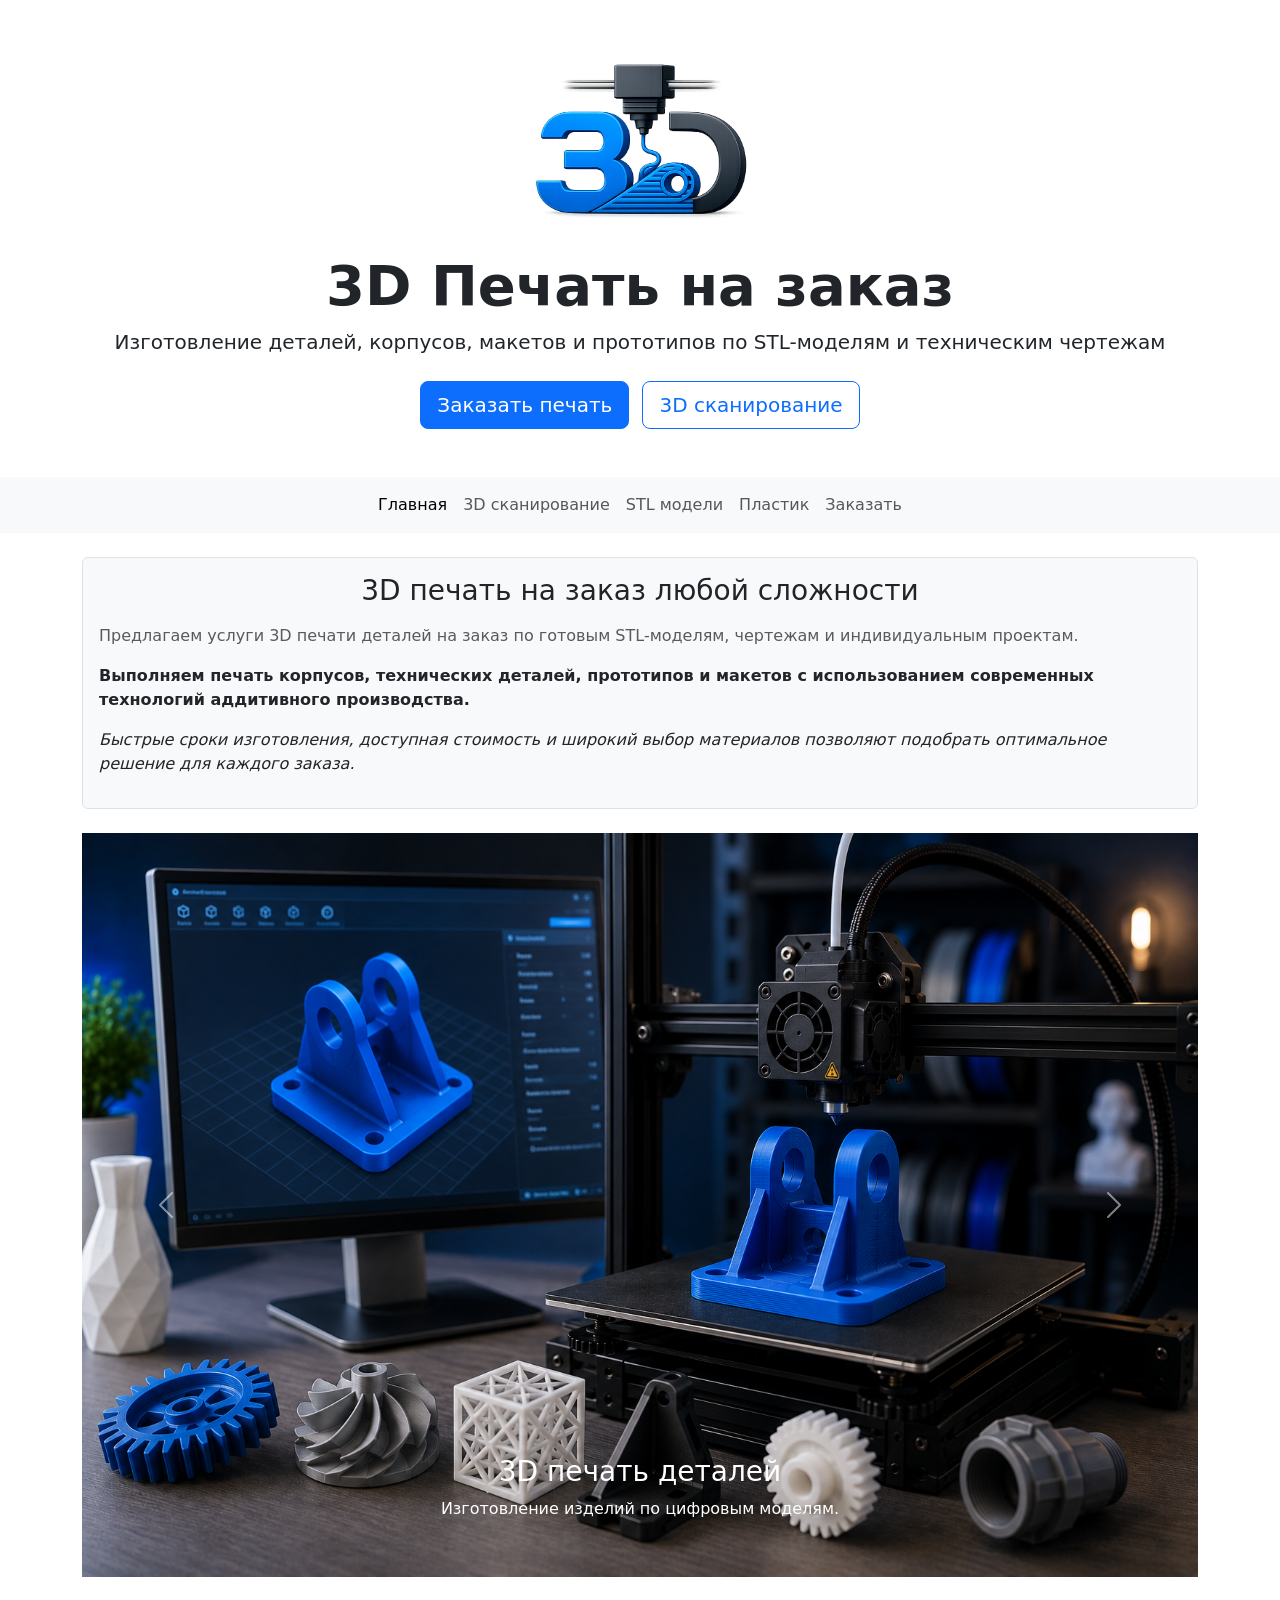
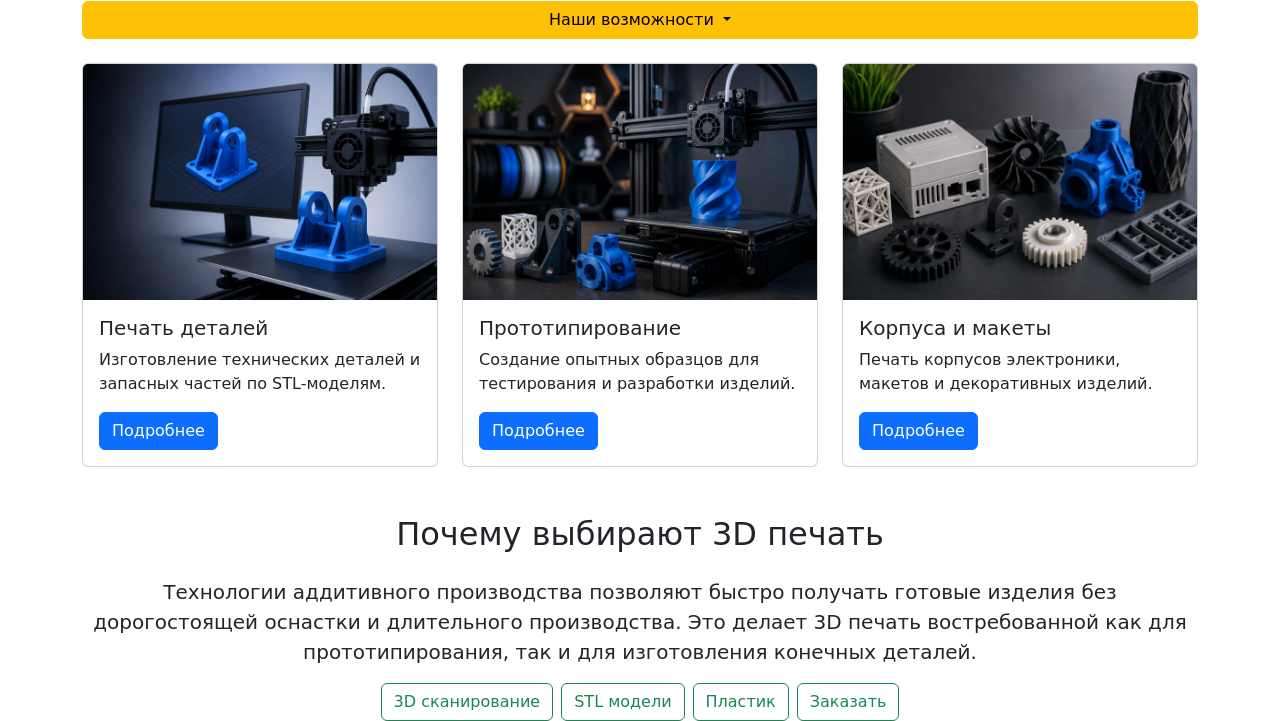
<file: index.html>
<!DOCTYPE html>
<html lang="en">

<head>
    <meta charset="UTF-8">
    <meta name="viewport" content="width=device-width, initial-scale=1.0">
    <title>3D печать на заказ | Изготовление деталей и прототипов</title>
    <link href="https://cdn.jsdelivr.net/npm/bootstrap@5.3.8/dist/css/bootstrap.min.css" rel="stylesheet"
        integrity="sha384-sRIl4kxILFvY47J16cr9ZwB07vP4J8+LH7qKQnuqkuIAvNWLzeN8tE5YBujZqJLB" crossorigin="anonymous">
    <link rel="stylesheet" href="https://cdn.jsdelivr.net/npm/bootstrap-icons@1.11.3/font/bootstrap-icons.min.css">
    <link rel="stylesheet" href="css/style.css">
</head>

<body>
    <div class="container text-center mt-5">

        <img src="img/logo_.png" class="img-fluid mb-4" style="max-height: 180px;" alt="Логотип">

        <h1 class="display-4 fw-bold">
            3D Печать на заказ
        </h1>

        <p class="lead">
            Изготовление деталей, корпусов, макетов и прототипов
            по STL-моделям и техническим чертежам
        </p>

        <div class="mt-4">
            <a href="order-3d-printing.html" class="btn btn-primary btn-lg me-2">
                Заказать печать
            </a>

            <a href="3d-scanning.html" class="btn btn-outline-primary btn-lg">
                3D сканирование
            </a>
        </div>

    </div>
    <nav class="navbar navbar-expand-lg navbar-light bg-light mt-5">
        <div class="container">

            <button class="navbar-toggler" type="button" data-bs-toggle="collapse" data-bs-target="#navbarNav">
                <span class="navbar-toggler-icon"></span>
            </button>

            <div class="collapse navbar-collapse justify-content-center" id="navbarNav">

                <ul class="navbar-nav">

                    <li class="nav-item">
                        <a class="nav-link active" href="index.html">
                            Главная
                        </a>
                    </li>

                    <li class="nav-item">
                        <a class="nav-link" href="3d-scanning.html">
                            3D сканирование
                        </a>
                    </li>

                    <li class="nav-item">
                        <a class="nav-link" href="stl-models.html">
                            STL модели
                        </a>
                    </li>

                    <li class="nav-item">
                        <a class="nav-link" href="filament-materials.html">
                            Пластик
                        </a>
                    </li>

                    <li class="nav-item">
                        <a class="nav-link" href="order-3d-printing.html">
                            Заказать
                        </a>
                    </li>

                </ul>

            </div>

        </div>
    </nav>
    <div class="container mt-4">
        <div class="container-fluid px-0">
            <div class="p-3 bg-light border rounded">
                <h3 class="mb-3 text-center">
                    3D печать на заказ любой сложности
                </h3>

                <p class="text-muted">
                    Предлагаем услуги 3D печати деталей на заказ по готовым STL-моделям,
                    чертежам и индивидуальным проектам.
                </p>

                <p class="fw-bold">
                    Выполняем печать корпусов, технических деталей,
                    прототипов и макетов с использованием современных
                    технологий аддитивного производства.
                </p>

                <p class="fst-italic">
                    Быстрые сроки изготовления, доступная стоимость и широкий
                    выбор материалов позволяют подобрать оптимальное решение
                    для каждого заказа.
                </p>
            </div>
        </div>
    </div>
    <div class="container mt-4">
        <div id="carouselExample" class="carousel slide">
            <div class="carousel-inner">
                <div class="carousel-item active">
                    <img src="img/Карусель/Karusel_1.png" class="d-block w-100" alt="...">
                    <div class="carousel-caption d-none d-md-block">
                        <h3>3D печать деталей</h3>
                        <p>
                            Изготовление изделий по цифровым моделям.
                        </p>
                    </div>
                </div>
                <div class="carousel-item">
                    <img src="img/Карусель/Karusel_2.png" class="d-block w-100" alt="...">
                    <div class="carousel-caption d-none d-md-block">
                        <h3>Быстрое прототипирование</h3>
                        <p>
                            Создание опытных образцов для проверки конструкции.
                        </p>
                    </div>
                </div>
                <div class="carousel-item">
                    <img src="img/Карусель/Karusel_3.png" class="d-block w-100" alt="...">
                    <div class="carousel-caption d-none d-md-block">
                        <h3>Готовые изделия</h3>
                        <p>
                            Печать корпусов, макетов и технических деталей.
                        </p>
                    </div>
                </div>
            </div>
            <button class="carousel-control-prev" type="button" data-bs-target="#carouselExample" data-bs-slide="prev">
                <span class="carousel-control-prev-icon"></span>
                <span class="visually-hidden">Previous</span>
            </button>
            <button class="carousel-control-next" type="button" data-bs-target="#carouselExample" data-bs-slide="next">
                <span class="carousel-control-next-icon"></span>
                <span class="visually-hidden">Next</span>
            </button>
        </div>
    </div>
    <!-- ВЫПАДАЮЩЕЕ ОКНО НА ВСЮ ШИРИНУ -->
    <div class="container mt-4">
        <div class="dropdown w-100 mt-4">
            <button class="btn btn-warning dropdown-toggle w-100" type="button" data-bs-toggle="dropdown">
                Наши возможности
            </button>
            <div class="dropdown-menu w-100 p-3">
                <p class="mb-2 fw-bold">
                    Доступные услуги:
                </p>

                <ul>
                    <li>3D печать деталей на заказ</li>
                    <li>Быстрое прототипирование</li>
                    <li>Изготовление корпусов</li>
                    <li>Печать макетов</li>
                    <li>Подготовка моделей к печати</li>
                </ul>

                <p>
                    Работаем с PLA, PETG и ABS пластиком.
                </p>

                <p>
                    Изготавливаем изделия от одного экземпляра.
                </p>

                <h3>
                    Современные технологии цифрового производства
                </h3>
            </div>
        </div>
    </div>

    <!--карточки-->
    <div class="container mt-4">
        <div class="row g-4"> <!-- g-4 создает отступы между карточками -->

            <!-- Первая карточка -->
            <div class="col-12 col-md-6 col-lg-4">
                <div class="card h-100">
                    <img src="img/index_img/1_print.png" class="card-img-top" alt="...">
                    <div class="card-body">
                        <h5 class="card-title">
                            Печать деталей
                        </h5>

                        <p class="card-text">
                            Изготовление технических деталей и запасных частей по STL-моделям.
                        </p>
                        <a href="#" class="btn btn-primary">Подробнее</a>
                    </div>
                </div>
            </div>

            <!-- Вторая карточка -->
            <div class="col-12 col-md-6 col-lg-4">
                <div class="card h-100">
                    <img src="img/index_img/2_print.png" class="card-img-top" alt="...">
                    <div class="card-body">
                        <h5 class="card-title">
                            Прототипирование
                        </h5>
                        <p class="card-text">
                            Создание опытных образцов для тестирования и разработки изделий.
                        </p>
                        <a href="#" class="btn btn-primary">Подробнее</a>
                    </div>
                </div>
            </div>

            <!-- Третья карточка -->
            <div class="col-12 col-md-6 col-lg-4">
                <div class="card h-100">
                    <img src="img/index_img/3_print.png" class="card-img-top" alt="...">
                    <div class="card-body">
                        <h5 class="card-title">
                            Корпуса и макеты
                        </h5>

                        <p class="card-text">
                            Печать корпусов электроники, макетов и декоративных изделий.
                        </p>
                        <a href="#" class="btn btn-primary">Подробнее</a>
                    </div>
                </div>
            </div>

        </div>
    </div>
    <div class="container mt-5">
        <h2 class="text-center mb-4">
            Почему выбирают 3D печать
        </h2>
        <p class="text-center fs-5">
            Технологии аддитивного производства позволяют быстро получать
            готовые изделия без дорогостоящей оснастки и длительного производства.
            Это делает 3D печать востребованной как для прототипирования,
            так и для изготовления конечных деталей.
        </p>
        
            <div class="d-flex justify-content-center gap-2 flex-wrap mt-3">

                <a href="3d-scanning.html" class="btn btn-outline-success">
                    3D сканирование
                </a>

                <a href="stl-models.html" class="btn btn-outline-success">
                    STL модели
                </a>

                <a href="filament-materials.html" class="btn btn-outline-success">
                    Пластик
                </a>

                <a href="order-3d-printing.html" class="btn btn-outline-success">
                    Заказать
                </a>

            </div>

        </div>

        <!-- Кнопка "Наверх" -->
        <button type="button" class="btn btn-primary btn-lg rounded-circle" id="btn-back-to-top">
            <svg xmlns="http://www.w3.org/2000/svg" width="24" height="24" fill="currentColor" class="bi bi-arrow-up"
                viewBox="0 0 16 16">
                <path fill-rule="evenodd"
                    d="M8 15a.5.5 0 0 0 .5-.5V2.707l3.146 3.147a.5.5 0 0 0 .708-.708l-4-4a.5.5 0 0 0-.708 0l-4 4a.5.5 0 1 0 .708.708L7.5 2.707V14.5a.5.5 0 0 0 .5.5z" />
            </svg>
        </button>


        <script src="https://cdn.jsdelivr.net/npm/bootstrap@5.3.8/dist/js/bootstrap.bundle.min.js"
            integrity="sha384-FKyoEForCGlyvwx9Hj09JcYn3nv7wiPVlz7YYwJrWVcXK/BmnVDxM+D2scQbITxI"
            crossorigin="anonymous"></script>

        <!-- ВАШ JS файл (должен быть ПОСЛЕ Bootstrap) -->
        <script src="js/main.js"></script>
</body>


</html>
</file>
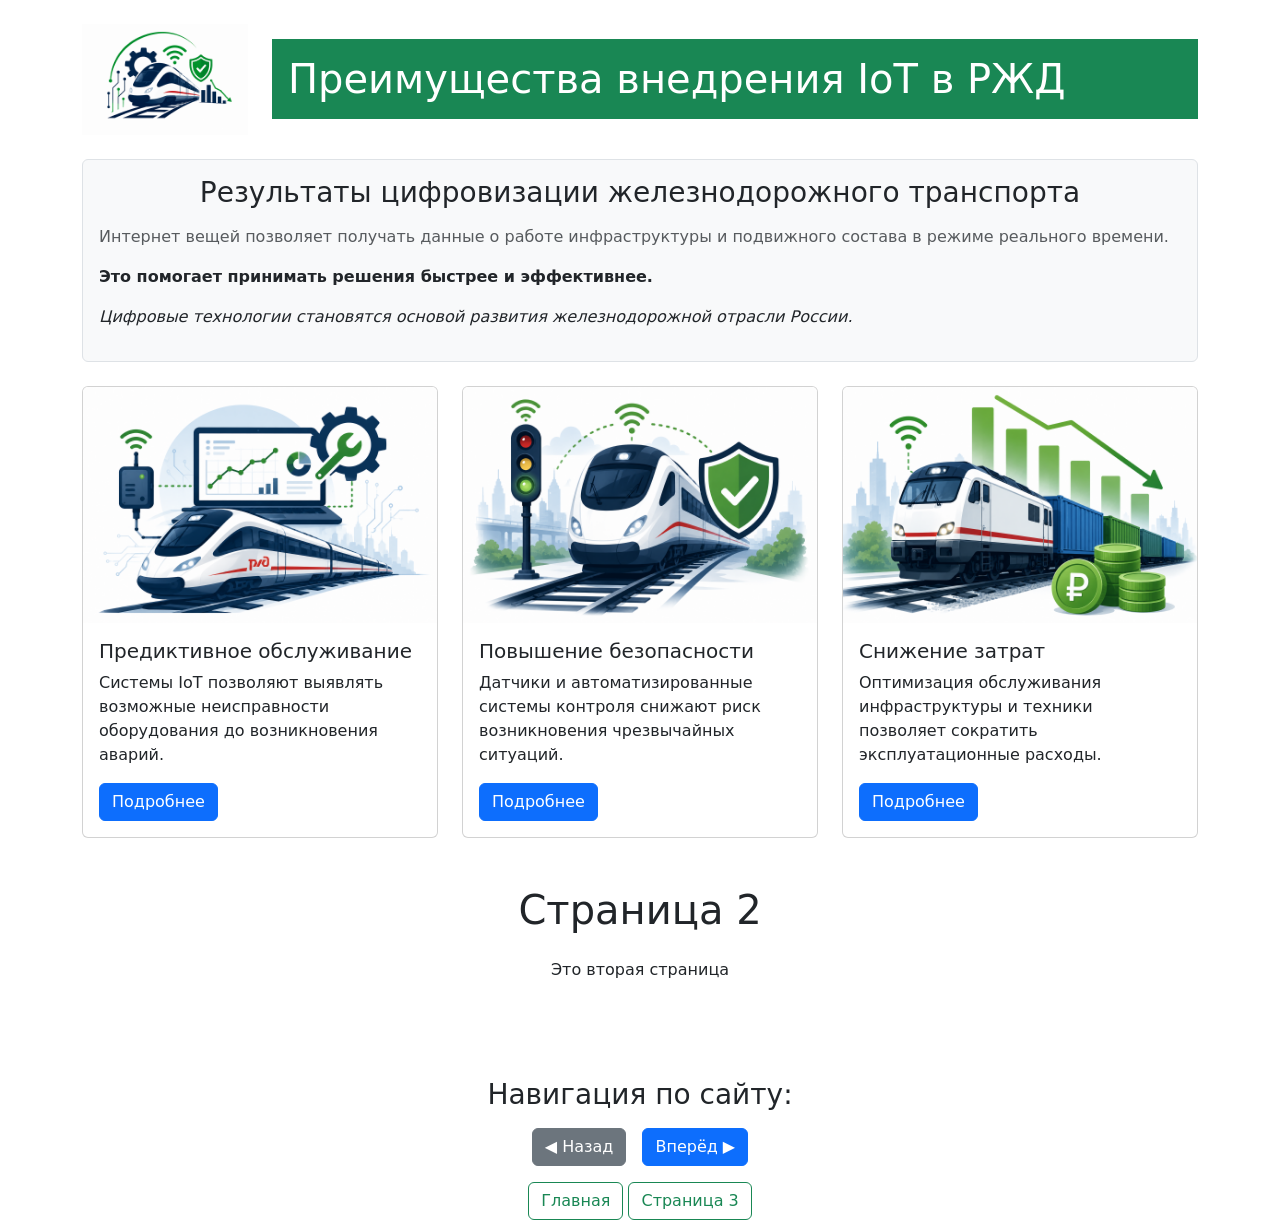
<file: 3d-printing.html>
<!DOCTYPE html>
<html lang="en">

<head>
    <meta charset="UTF-8">
    <meta name="viewport" content="width=device-width, initial-scale=1.0">
    <title>Document</title>
    <link href="https://cdn.jsdelivr.net/npm/bootstrap@5.3.8/dist/css/bootstrap.min.css" rel="stylesheet"
        integrity="sha384-sRIl4kxILFvY47J16cr9ZwB07vP4J8+LH7qKQnuqkuIAvNWLzeN8tE5YBujZqJLB" crossorigin="anonymous">
</head>

<body>
    <div class="container mt-4">
        <div class="row mt-3 align-items-center justify-content-center">
            <div class="col-lg-2 d-none d-lg-block"><img class="img-fluid" src="img/Logo/logo_2_final.png" alt=""></div>
            <div class="col-lg-10 col-md-12">
                <div class="d-flex align-items-center gap-3">
                    <h1 class="bg-success text-white p-3 fs-1 flex-grow-1 mb-0">Преимущества внедрения IoT в РЖД</h1>
                </div>
            </div>
        </div>
    </div>

    <div class="container mt-4">
        <div class="container-fluid px-0">
            <div class="p-3 bg-light border rounded">
                <h3 class="mb-3 text-center">Результаты цифровизации железнодорожного транспорта</h3>
                <p class="text-muted">
                    Интернет вещей позволяет получать данные о работе инфраструктуры и подвижного состава в режиме
                    реального времени.
                </p>
                <p class="fw-bold">
                    Это помогает принимать решения быстрее и эффективнее.
                </p>
                <p class="fst-italic">
                    Цифровые технологии становятся основой развития железнодорожной отрасли России.
                </p>
            </div>
        </div>
    </div>

    <!--карточки-->
    <div class="container mt-4">
        <div class="row g-4"> <!-- g-4 создает отступы между карточками -->

            <!-- Первая карточка -->
            <div class="col-12 col-md-6 col-lg-4">
                <div class="card h-100">
                    <img src="img/Logo/page_2_1_final.png" class="card-img-top" alt="...">
                    <div class="card-body">
                        <h5 class="card-title">Предиктивное обслуживание</h5>
                        <p class="card-text">Системы IoT позволяют выявлять возможные неисправности оборудования до
                            возникновения аварий.</p>
                        <!-- Button trigger modal -->
                        <button type="button" class="btn btn-primary" data-bs-toggle="modal"
                            data-bs-target="#exampleModal">
                            Подробнее
                        </button>
                    </div>
                </div>
            </div>

            <!-- Вторая карточка -->
            <div class="col-12 col-md-6 col-lg-4">
                <div class="card h-100">
                    <img src="img/Logo/page_2_2_final.png" class="card-img-top" alt="...">
                    <div class="card-body">
                        <h5 class="card-title">Повышение безопасности</h5>
                        <p class="card-text">Датчики и автоматизированные системы контроля снижают риск возникновения
                            чрезвычайных ситуаций.</p>
                        <!-- Button trigger modal -->
                        <button type="button" class="btn btn-primary" data-bs-toggle="modal"
                            data-bs-target="#exampleModal">
                            Подробнее
                        </button>
                    </div>
                </div>
            </div>

            <!-- Третья карточка -->
            <div class="col-12 col-md-6 col-lg-4">
                <div class="card h-100">
                    <img src="img/Logo/page_2_3_final.png" class="card-img-top" alt="...">
                    <div class="card-body">
                        <h5 class="card-title">Снижение затрат</h5>
                        <p class="card-text">Оптимизация обслуживания инфраструктуры и техники позволяет сократить
                            эксплуатационные расходы.</p>
                        <!-- Button trigger modal -->
                        <button type="button" class="btn btn-primary" data-bs-toggle="modal"
                            data-bs-target="#exampleModal">
                            Подробнее
                        </button>
                    </div>
                </div>

            </div>
        </div>
        <!-- Modal -->
        <div class="modal fade" id="exampleModal" tabindex="-1" aria-labelledby="exampleModalLabel" aria-hidden="true">
            <div class="modal-dialog">
                <div class="modal-content">
                    <div class="modal-header">
                        <h1 class="modal-title fs-5" id="exampleModalLabel">Подробнее о технологии</h1>
                        <button type="button" class="btn-close" data-bs-dismiss="modal" aria-label="Close"></button>
                    </div>
                    <div class="modal-body">
                        <p>
                            Интернет вещей (IoT) позволяет собирать данные с датчиков,
                            установленных на железнодорожной инфраструктуре и подвижном составе.
                        </p>

                        <p>
                            Полученная информация используется для анализа состояния оборудования,
                            прогнозирования неисправностей и повышения безопасности перевозок.
                        </p>

                        <p>
                            Благодаря цифровым технологиям РЖД может снижать затраты на обслуживание
                            и повышать эффективность работы всей транспортной системы.
                        </p>
                    </div>

                </div>
                <div class="modal-footer">
                    <button type="button" class="btn btn-secondary" data-bs-dismiss="modal">Закрыть</button>
                </div>
            </div>
        </div>
    </div>

    <div class="container mt-5">
        <h1 class="text-center mb-4">Страница 2</h1>
        <p class="text-center">Это вторая страница</p>

        <!-- Кнопки навигации внизу страницы -->
        <div class="text-center mt-5 pt-5">
            <h3>Навигация по сайту:</h3>
            <div class="d-flex justify-content-center gap-3 mt-3">
                <a href="page1.html" class="btn btn-secondary">◀ Назад</a>
                <a href="page3.html" class="btn btn-primary">Вперёд ▶</a>
            </div>
            <div class="mt-3">
                <a href="page1.html" class="btn btn-outline-success">Главная</a>
                <a href="page3.html" class="btn btn-outline-success">Страница 3</a>
            </div>
        </div>
    </div>
    <script src="https://cdn.jsdelivr.net/npm/bootstrap@5.3.8/dist/js/bootstrap.bundle.min.js"
        integrity="sha384-FKyoEForCGlyvwx9Hj09JcYn3nv7wiPVlz7YYwJrWVcXK/BmnVDxM+D2scQbITxI"
        crossorigin="anonymous"></script>

</body>


</html>
</file>
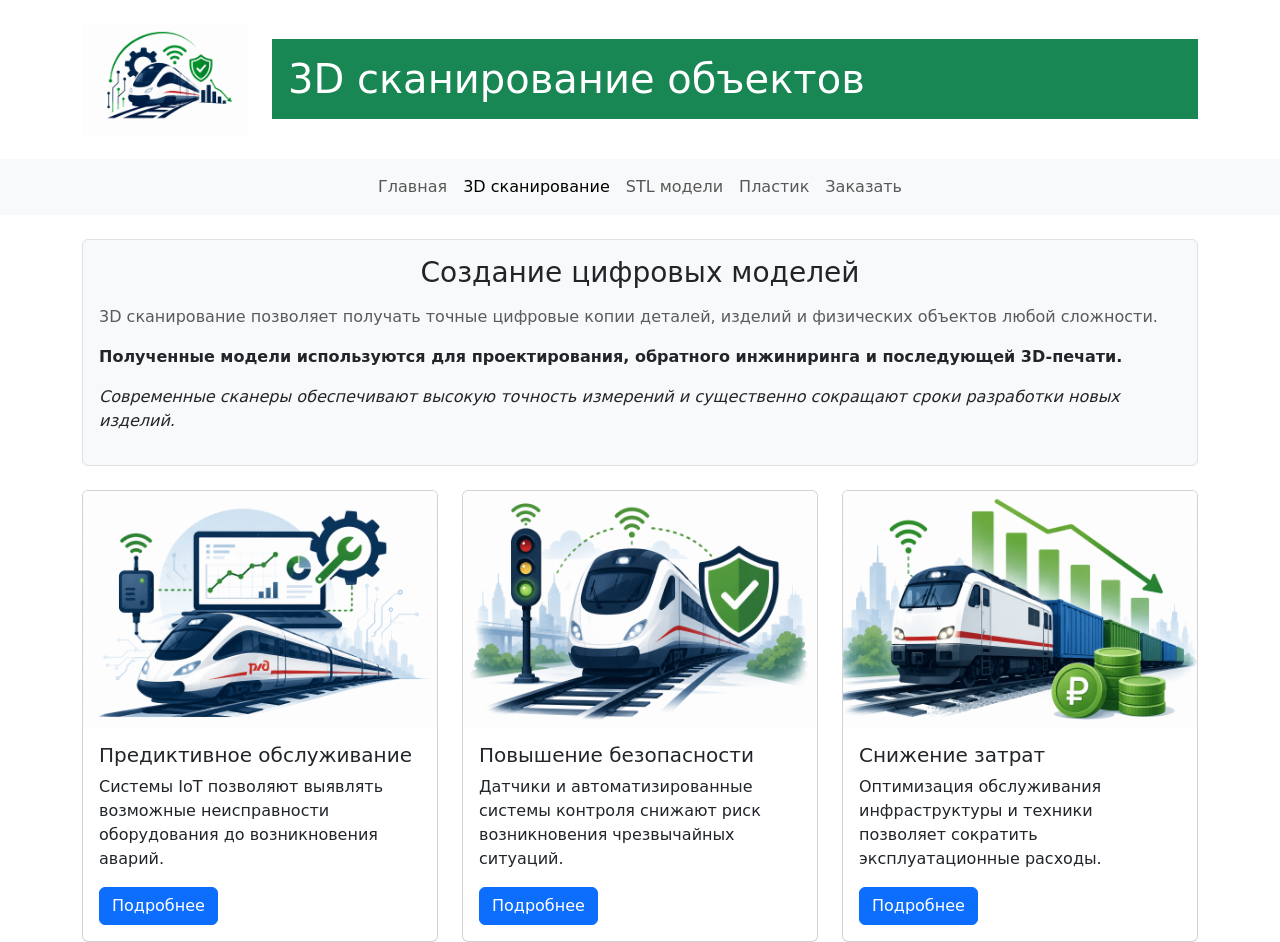
<file: 3d-scanning.html>
<!DOCTYPE html>
<html lang="en">

<head>
    <meta charset="UTF-8">
    <meta name="viewport" content="width=device-width, initial-scale=1.0">
    <title>3D сканирование</title>
    <link href="https://cdn.jsdelivr.net/npm/bootstrap@5.3.8/dist/css/bootstrap.min.css" rel="stylesheet"
        integrity="sha384-sRIl4kxILFvY47J16cr9ZwB07vP4J8+LH7qKQnuqkuIAvNWLzeN8tE5YBujZqJLB" crossorigin="anonymous">
</head>

<body>
    <div class="container mt-4">
        <div class="row mt-3 align-items-center justify-content-center">
            <div class="col-lg-2 d-none d-lg-block"><img class="img-fluid" src="img/Logo/logo_2_final.png" alt=""></div>
            <div class="col-lg-10 col-md-12">
                <div class="d-flex align-items-center gap-3">
                    <h1 class="bg-success text-white p-3 fs-1 flex-grow-1 mb-0">3D сканирование объектов</h1>
                </div>
            </div>
        </div>
    </div>
<nav class="navbar navbar-expand-lg navbar-light bg-light mt-4">
    <div class="container">

        <button class="navbar-toggler" type="button"
                data-bs-toggle="collapse"
                data-bs-target="#navbarNav">
            <span class="navbar-toggler-icon"></span>
        </button>

        <div class="collapse navbar-collapse justify-content-center" id="navbarNav">

            <ul class="navbar-nav">

                <li class="nav-item">
                    <a class="nav-link" href="index.html">
                        Главная
                    </a>
                </li>

                <li class="nav-item">
                    <a class="nav-link active" href="3d-scanning.html">
                        3D сканирование
                    </a>
                </li>

                <li class="nav-item">
                    <a class="nav-link" href="stl-models.html">
                        STL модели
                    </a>
                </li>

                <li class="nav-item">
                    <a class="nav-link" href="filament-materials.html">
                        Пластик
                    </a>
                </li>

                <li class="nav-item">
                    <a class="nav-link" href="order-3d-printing.html">
                        Заказать
                    </a>
                </li>

            </ul>

        </div>

    </div>
</nav>
    <div class="container mt-4">
        <div class="container-fluid px-0">
            <div class="p-3 bg-light border rounded">
                <h3 class="mb-3 text-center">
                    Создание цифровых моделей
                </h3>

                <p class="text-muted">
                    3D сканирование позволяет получать точные цифровые копии деталей,
                    изделий и физических объектов любой сложности.
                </p>

                <p class="fw-bold">
                    Полученные модели используются для проектирования,
                    обратного инжиниринга и последующей 3D-печати.
                </p>

                <p class="fst-italic">
                    Современные сканеры обеспечивают высокую точность измерений
                    и существенно сокращают сроки разработки новых изделий.
                </p>
            </div>
        </div>
    </div>

    <!--карточки-->
    <div class="container mt-4">
        <div class="row g-4"> <!-- g-4 создает отступы между карточками -->

            <!-- Первая карточка -->
            <div class="col-12 col-md-6 col-lg-4">
                <div class="card h-100">
                    <img src="img/Logo/page_2_1_final.png" class="card-img-top" alt="...">
                    <div class="card-body">
                        <h5 class="card-title">Предиктивное обслуживание</h5>
                        <p class="card-text">Системы IoT позволяют выявлять возможные неисправности оборудования до
                            возникновения аварий.</p>
                        <!-- Button trigger modal -->
                        <button type="button" class="btn btn-primary" data-bs-toggle="modal"
                            data-bs-target="#exampleModal">
                            Подробнее
                        </button>
                    </div>
                </div>
            </div>

            <!-- Вторая карточка -->
            <div class="col-12 col-md-6 col-lg-4">
                <div class="card h-100">
                    <img src="img/Logo/page_2_2_final.png" class="card-img-top" alt="...">
                    <div class="card-body">
                        <h5 class="card-title">Повышение безопасности</h5>
                        <p class="card-text">Датчики и автоматизированные системы контроля снижают риск возникновения
                            чрезвычайных ситуаций.</p>
                        <!-- Button trigger modal -->
                        <button type="button" class="btn btn-primary" data-bs-toggle="modal"
                            data-bs-target="#exampleModal">
                            Подробнее
                        </button>
                    </div>
                </div>
            </div>

            <!-- Третья карточка -->
            <div class="col-12 col-md-6 col-lg-4">
                <div class="card h-100">
                    <img src="img/Logo/page_2_3_final.png" class="card-img-top" alt="...">
                    <div class="card-body">
                        <h5 class="card-title">Снижение затрат</h5>
                        <p class="card-text">Оптимизация обслуживания инфраструктуры и техники позволяет сократить
                            эксплуатационные расходы.</p>
                        <!-- Button trigger modal -->
                        <button type="button" class="btn btn-primary" data-bs-toggle="modal"
                            data-bs-target="#exampleModal">
                            Подробнее
                        </button>
                    </div>
                </div>

            </div>
        </div>
        <!-- Modal -->
        <div class="modal fade" id="exampleModal" tabindex="-1" aria-labelledby="exampleModalLabel" aria-hidden="true">
            <div class="modal-dialog">
                <div class="modal-content">
                    <div class="modal-header">
                        <h1 class="modal-title fs-5" id="exampleModalLabel">Подробнее о технологии</h1>
                        <button type="button" class="btn-close" data-bs-dismiss="modal" aria-label="Close"></button>
                    </div>
                    <div class="modal-body">
                        <p>
                            Интернет вещей (IoT) позволяет собирать данные с датчиков,
                            установленных на железнодорожной инфраструктуре и подвижном составе.
                        </p>

                        <p>
                            Полученная информация используется для анализа состояния оборудования,
                            прогнозирования неисправностей и повышения безопасности перевозок.
                        </p>

                        <p>
                            Благодаря цифровым технологиям РЖД может снижать затраты на обслуживание
                            и повышать эффективность работы всей транспортной системы.
                        </p>
                    </div>

                </div>
                <div class="modal-footer">
                    <button type="button" class="btn btn-secondary" data-bs-dismiss="modal">Закрыть</button>
                </div>
            </div>
        </div>
    </div>
    </div>
    <script src="https://cdn.jsdelivr.net/npm/bootstrap@5.3.8/dist/js/bootstrap.bundle.min.js"
        integrity="sha384-FKyoEForCGlyvwx9Hj09JcYn3nv7wiPVlz7YYwJrWVcXK/BmnVDxM+D2scQbITxI"
        crossorigin="anonymous"></script>

</body>


</html>
</file>
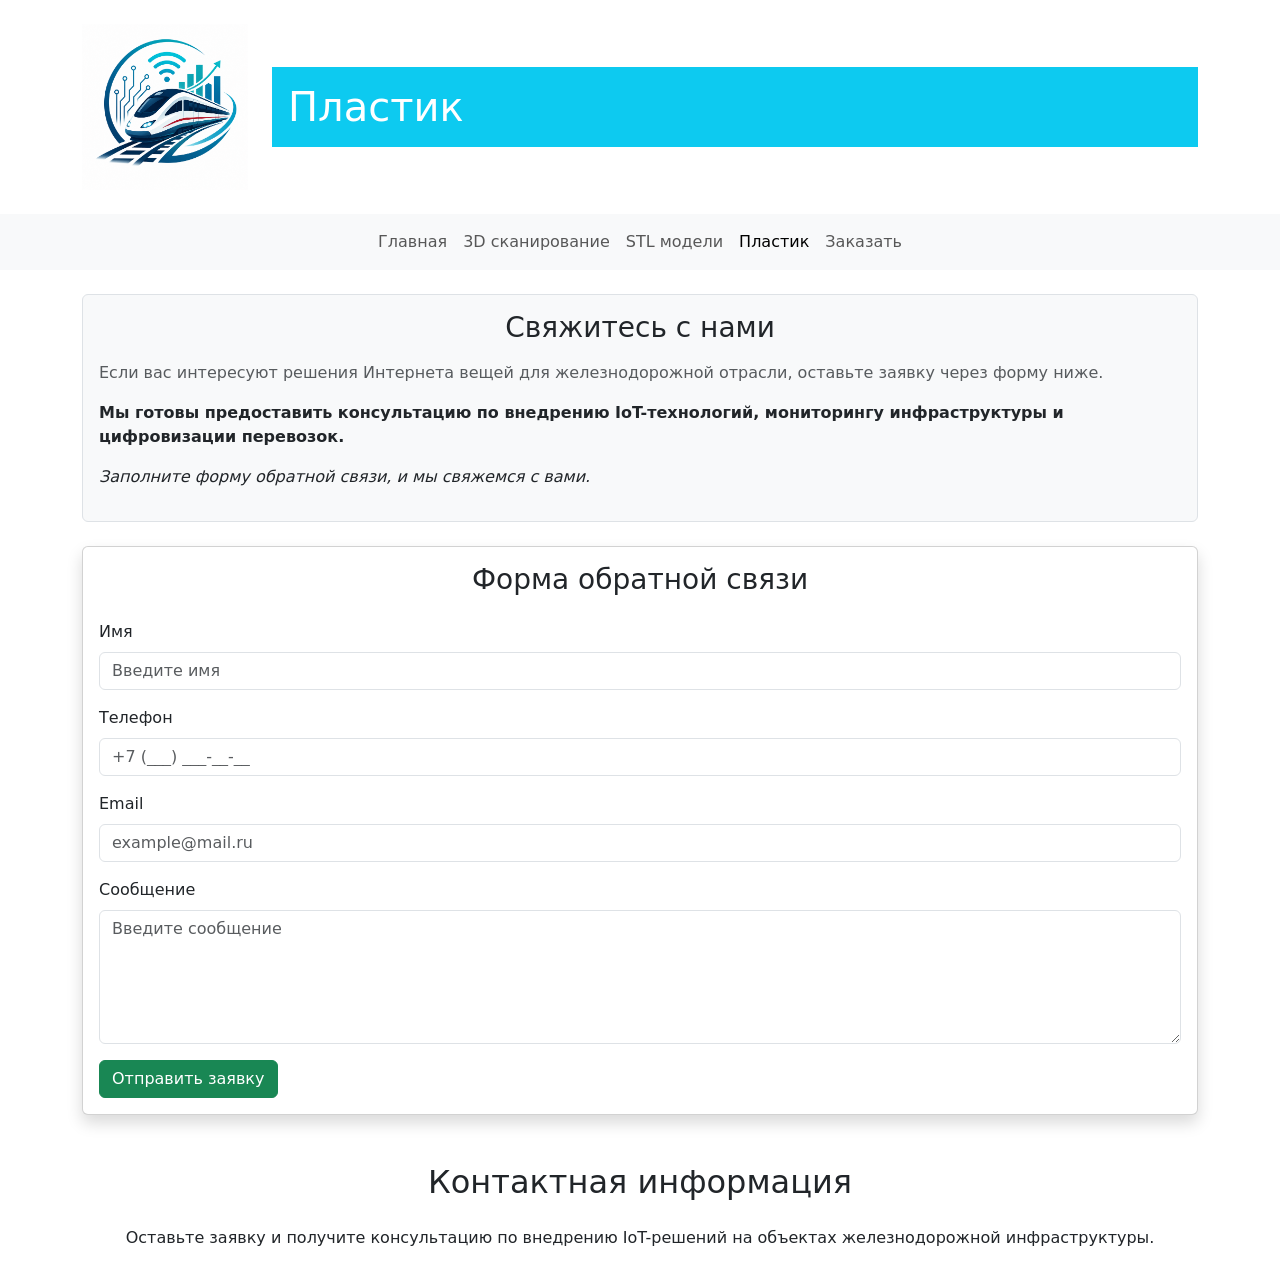
<file: filament-materials.html>
<!DOCTYPE html>
<html lang="en">

<head>
    <meta charset="UTF-8">
    <meta name="viewport" content="width=device-width, initial-scale=1.0">
    <title>Пластик</title>
    <link href="https://cdn.jsdelivr.net/npm/bootstrap@5.3.8/dist/css/bootstrap.min.css" rel="stylesheet"
        integrity="sha384-sRIl4kxILFvY47J16cr9ZwB07vP4J8+LH7qKQnuqkuIAvNWLzeN8tE5YBujZqJLB" crossorigin="anonymous">
</head>

<body>
    <div class="container mt-4">
        <div class="row mt-3 align-items-center justify-content-center">
            <div class="col-lg-2 d-none d-lg-block"><img class="img-fluid" src="img/Logo/logo_3_final.png" alt=""></div>
            <div class="col-lg-10 col-md-12">
                <div class="d-flex align-items-center gap-3">
                    <h1 class="bg-info text-white p-3 fs-1 flex-grow-1 mb-0">Пластик</h1>
                </div>
            </div>
        </div>
    </div>
<nav class="navbar navbar-expand-lg navbar-light bg-light mt-4">
    <div class="container">

        <button class="navbar-toggler" type="button"
                data-bs-toggle="collapse"
                data-bs-target="#navbarNav">
            <span class="navbar-toggler-icon"></span>
        </button>

        <div class="collapse navbar-collapse justify-content-center" id="navbarNav">

            <ul class="navbar-nav">

                <li class="nav-item">
                    <a class="nav-link" href="index.html">
                        Главная
                    </a>
                </li>

                <li class="nav-item">
                    <a class="nav-link" href="3d-scanning.html">
                        3D сканирование
                    </a>
                </li>

                <li class="nav-item">
                    <a class="nav-link" href="stl-models.html">
                        STL модели
                    </a>
                </li>

                <li class="nav-item">
                    <a class="nav-link active" href="filament-materials.html">
                        Пластик
                    </a>
                </li>

                <li class="nav-item">
                    <a class="nav-link" href="order-3d-printing.html">
                        Заказать
                    </a>
                </li>

            </ul>

        </div>

    </div>
</nav>
    <div class="container mt-4">
        <div class="container-fluid px-0">
            <div class="p-3 bg-light border rounded">
                <h3 class="mb-3 text-center">
                    Свяжитесь с нами
                </h3>

                <p class="text-muted">
                    Если вас интересуют решения Интернета вещей для железнодорожной отрасли,
                    оставьте заявку через форму ниже.
                </p>

                <p class="fw-bold">
                    Мы готовы предоставить консультацию по внедрению IoT-технологий,
                    мониторингу инфраструктуры и цифровизации перевозок.
                </p>

                <p class="fst-italic">
                    Заполните форму обратной связи, и мы свяжемся с вами.
                </p>
            </div>
        </div>
    </div>
    <div class="container mt-4">
        <div class="card shadow">
            <div class="card-body">

                <h3 class="text-center mb-4">
                    Форма обратной связи
                </h3>

                <form>

                    <div class="mb-3">
                        <label class="form-label">
                            Имя
                        </label>
                        <input type="text" class="form-control" placeholder="Введите имя">
                    </div>

                    <div class="mb-3">
                        <label class="form-label">
                            Телефон
                        </label>
                        <input type="tel" class="form-control" placeholder="+7 (___) ___-__-__">
                    </div>

                    <div class="mb-3">
                        <label class="form-label">
                            Email
                        </label>
                        <input type="email" class="form-control" placeholder="example@mail.ru">
                    </div>

                    <div class="mb-3">
                        <label class="form-label">
                            Сообщение
                        </label>
                        <textarea class="form-control" rows="5" placeholder="Введите сообщение"></textarea>
                    </div>

                    <button type="button" class="btn btn-success">
                        Отправить заявку
                    </button>

                </form>

            </div>
        </div>
    </div>
    <div class="container mt-5">

        <h2 class="text-center mb-4">
            Контактная информация
        </h2>

        <p class="text-center">
            Оставьте заявку и получите консультацию по внедрению IoT-решений
            на объектах железнодорожной инфраструктуры.
        </p>


    </div>
    <script src="https://cdn.jsdelivr.net/npm/bootstrap@5.3.8/dist/js/bootstrap.bundle.min.js"
        integrity="sha384-FKyoEForCGlyvwx9Hj09JcYn3nv7wiPVlz7YYwJrWVcXK/BmnVDxM+D2scQbITxI"
        crossorigin="anonymous"></script>
</body>

</html>
</file>
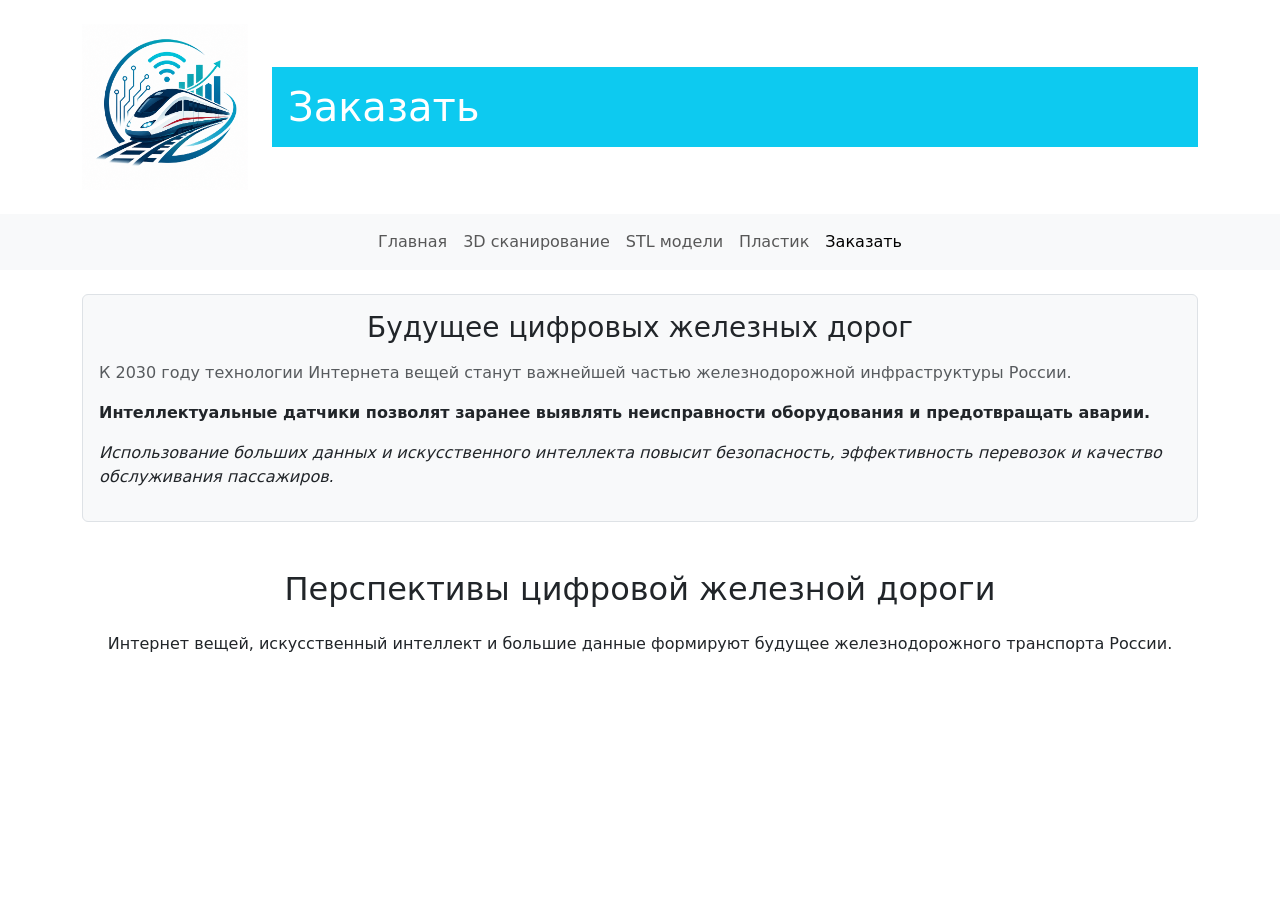
<file: order-3d-printing.html>
<!DOCTYPE html>
<html lang="en">

<head>
    <meta charset="UTF-8">
    <meta name="viewport" content="width=device-width, initial-scale=1.0">
    <title>Заказать</title>
    <link href="https://cdn.jsdelivr.net/npm/bootstrap@5.3.8/dist/css/bootstrap.min.css" rel="stylesheet"
        integrity="sha384-sRIl4kxILFvY47J16cr9ZwB07vP4J8+LH7qKQnuqkuIAvNWLzeN8tE5YBujZqJLB" crossorigin="anonymous">
</head>

<body>
    <div class="container mt-4">
        <div class="row mt-3 align-items-center justify-content-center">
            <div class="col-lg-2 d-none d-lg-block"><img class="img-fluid" src="img/Logo/logo_3_final.png" alt=""></div>
            <div class="col-lg-10 col-md-12">
                <div class="d-flex align-items-center gap-3">
                    <h1 class="bg-info text-white p-3 fs-1 flex-grow-1 mb-0">Заказать</h1>
                </div>
            </div>
        </div>
    </div>
<nav class="navbar navbar-expand-lg navbar-light bg-light mt-4">
    <div class="container">

        <button class="navbar-toggler" type="button"
                data-bs-toggle="collapse"
                data-bs-target="#navbarNav">
            <span class="navbar-toggler-icon"></span>
        </button>

        <div class="collapse navbar-collapse justify-content-center" id="navbarNav">

            <ul class="navbar-nav">

                <li class="nav-item">
                    <a class="nav-link" href="index.html">
                        Главная
                    </a>
                </li>

                <li class="nav-item">
                    <a class="nav-link" href="3d-scanning.html">
                        3D сканирование
                    </a>
                </li>

                <li class="nav-item">
                    <a class="nav-link" href="stl-models.html">
                        STL модели
                    </a>
                </li>

                <li class="nav-item">
                    <a class="nav-link" href="filament-materials.html">
                        Пластик
                    </a>
                </li>

                <li class="nav-item">
                    <a class="nav-link active" href="order-3d-printing.html">
                        Заказать
                    </a>
                </li>

            </ul>

        </div>

    </div>
</nav>
    <div class="container mt-4">
        <div class="container-fluid px-0">
            <div class="p-3 bg-light border rounded">
                <h3 class="mb-3 text-center">
                    Будущее цифровых железных дорог
                </h3>

                <p class="text-muted">
                    К 2030 году технологии Интернета вещей станут важнейшей частью железнодорожной инфраструктуры
                    России.
                </p>

                <p class="fw-bold">
                    Интеллектуальные датчики позволят заранее выявлять неисправности оборудования и предотвращать
                    аварии.
                </p>

                <p class="fst-italic">
                    Использование больших данных и искусственного интеллекта повысит безопасность, эффективность
                    перевозок и качество обслуживания пассажиров.
                </p>
            </div>
        </div>
    </div>
    <div class="container mt-5">

        <h2 class="text-center mb-4">
            Перспективы цифровой железной дороги
        </h2>

        <p class="text-center">
            Интернет вещей, искусственный интеллект и большие данные формируют будущее
            железнодорожного транспорта России.
        </p>
    </div>
    <script src="https://cdn.jsdelivr.net/npm/bootstrap@5.3.8/dist/js/bootstrap.bundle.min.js"
        integrity="sha384-FKyoEForCGlyvwx9Hj09JcYn3nv7wiPVlz7YYwJrWVcXK/BmnVDxM+D2scQbITxI"
        crossorigin="anonymous"></script>
</body>

</html>
</file>
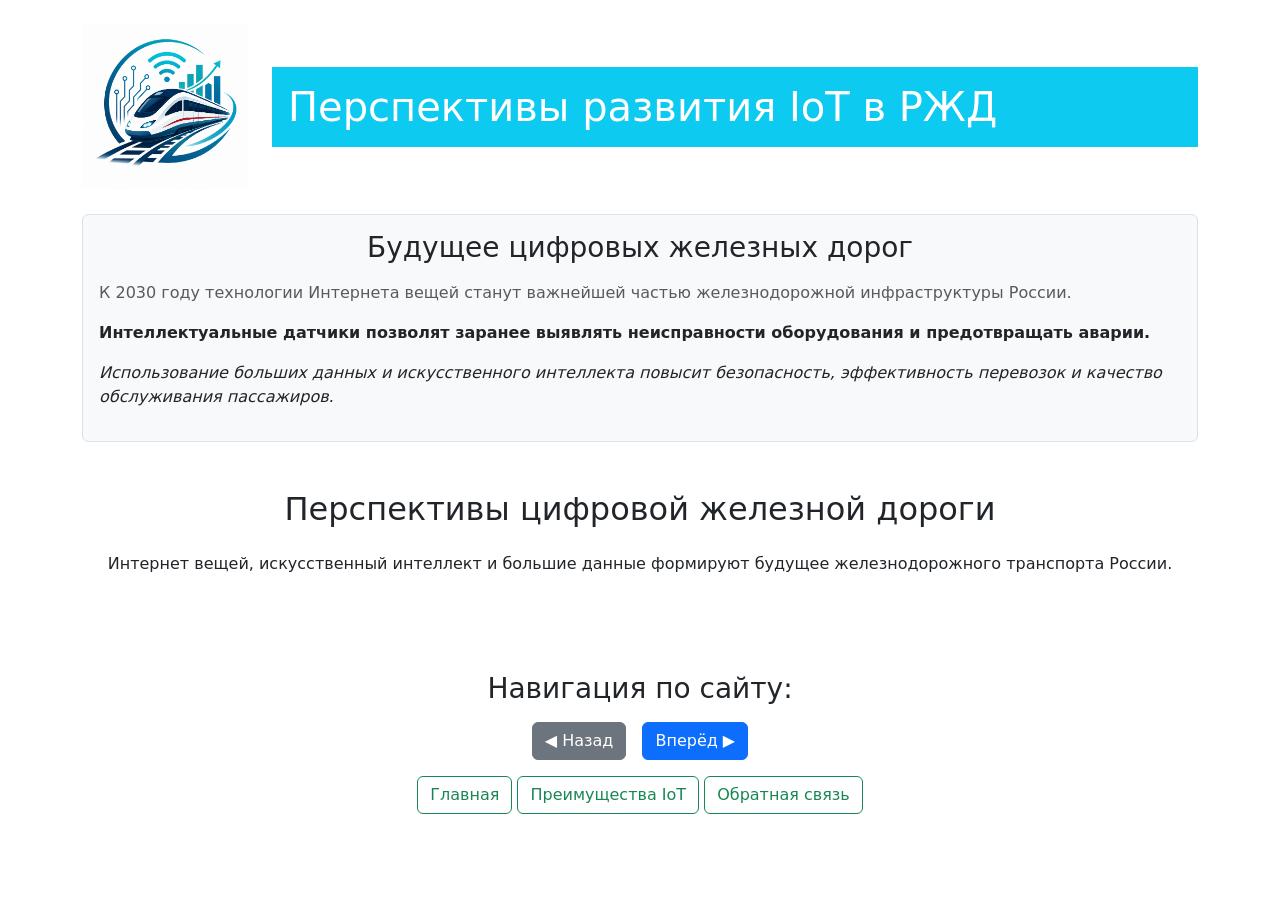
<file: page3.html>
<!DOCTYPE html>
<html lang="en">

<head>
    <meta charset="UTF-8">
    <meta name="viewport" content="width=device-width, initial-scale=1.0">
    <title>Перспективы развития IoT в РЖД</title>
    <link href="https://cdn.jsdelivr.net/npm/bootstrap@5.3.8/dist/css/bootstrap.min.css" rel="stylesheet"
        integrity="sha384-sRIl4kxILFvY47J16cr9ZwB07vP4J8+LH7qKQnuqkuIAvNWLzeN8tE5YBujZqJLB" crossorigin="anonymous">
</head>

<body>
    <div class="container mt-4">
        <div class="row mt-3 align-items-center justify-content-center">
            <div class="col-lg-2 d-none d-lg-block"><img class="img-fluid" src="img/Logo/logo_3_final.png" alt=""></div>
            <div class="col-lg-10 col-md-12">
                <div class="d-flex align-items-center gap-3">
                    <h1 class="bg-info text-white p-3 fs-1 flex-grow-1 mb-0">Перспективы развития IoT в РЖД</h1>
                </div>
            </div>
        </div>
    </div>

    <div class="container mt-4">
        <div class="container-fluid px-0">
            <div class="p-3 bg-light border rounded">
                <h3 class="mb-3 text-center">
                    Будущее цифровых железных дорог
                </h3>

                <p class="text-muted">
                    К 2030 году технологии Интернета вещей станут важнейшей частью железнодорожной инфраструктуры
                    России.
                </p>

                <p class="fw-bold">
                    Интеллектуальные датчики позволят заранее выявлять неисправности оборудования и предотвращать
                    аварии.
                </p>

                <p class="fst-italic">
                    Использование больших данных и искусственного интеллекта повысит безопасность, эффективность
                    перевозок и качество обслуживания пассажиров.
                </p>
            </div>
        </div>
    </div>
    <div class="container mt-5">

        <h2 class="text-center mb-4">
            Перспективы цифровой железной дороги
        </h2>

        <p class="text-center">
            Интернет вещей, искусственный интеллект и большие данные формируют будущее
            железнодорожного транспорта России.
        </p>

        <div class="text-center mt-5 pt-5">

            <h3>Навигация по сайту:</h3>

            <div class="d-flex justify-content-center gap-3 mt-3">

                <a href="page2.html" class="btn btn-secondary">
                    ◀ Назад
                </a>

                <a href="page4.html" class="btn btn-primary">
                    Вперёд ▶
                </a>

            </div>

            <div class="mt-3">

                <a href="index.html" class="btn btn-outline-success">
                    Главная
                </a>

                <a href="page2.html" class="btn btn-outline-success">
                    Преимущества IoT
                </a>

                <a href="page4.html" class="btn btn-outline-success">
                    Обратная связь
                </a>

            </div>

        </div>

    </div>
    <script src="https://cdn.jsdelivr.net/npm/bootstrap@5.3.8/dist/js/bootstrap.bundle.min.js"
        integrity="sha384-FKyoEForCGlyvwx9Hj09JcYn3nv7wiPVlz7YYwJrWVcXK/BmnVDxM+D2scQbITxI"
        crossorigin="anonymous"></script>
</body>

</html>
</file>
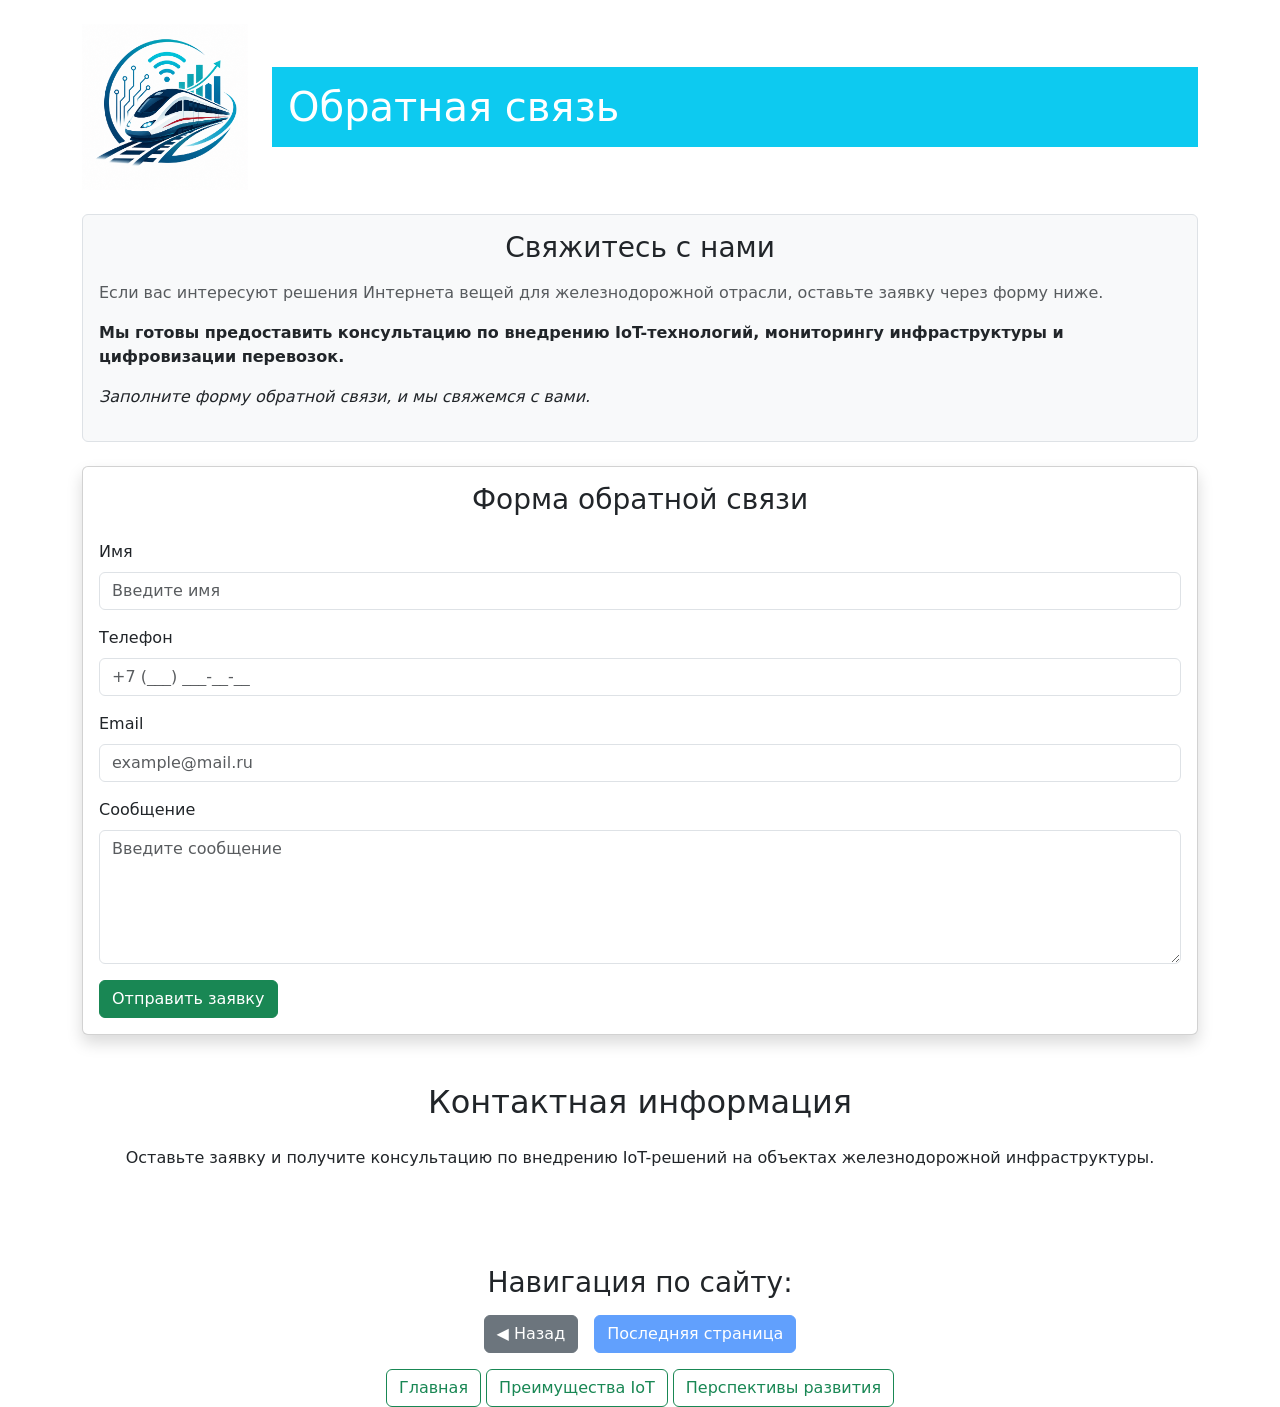
<file: page4.html>
<!DOCTYPE html>
<html lang="en">

<head>
    <meta charset="UTF-8">
    <meta name="viewport" content="width=device-width, initial-scale=1.0">
    <title>Обратная связь | IoT для железнодорожной отрасли</title>
    <link href="https://cdn.jsdelivr.net/npm/bootstrap@5.3.8/dist/css/bootstrap.min.css" rel="stylesheet"
        integrity="sha384-sRIl4kxILFvY47J16cr9ZwB07vP4J8+LH7qKQnuqkuIAvNWLzeN8tE5YBujZqJLB" crossorigin="anonymous">
</head>

<body>
    <div class="container mt-4">
        <div class="row mt-3 align-items-center justify-content-center">
            <div class="col-lg-2 d-none d-lg-block"><img class="img-fluid" src="img/Logo/logo_3_final.png" alt=""></div>
            <div class="col-lg-10 col-md-12">
                <div class="d-flex align-items-center gap-3">
                    <h1 class="bg-info text-white p-3 fs-1 flex-grow-1 mb-0">Обратная связь</h1>
                </div>
            </div>
        </div>
    </div>

    <div class="container mt-4">
        <div class="container-fluid px-0">
            <div class="p-3 bg-light border rounded">
                <h3 class="mb-3 text-center">
                    Свяжитесь с нами
                </h3>

                <p class="text-muted">
                    Если вас интересуют решения Интернета вещей для железнодорожной отрасли,
                    оставьте заявку через форму ниже.
                </p>

                <p class="fw-bold">
                    Мы готовы предоставить консультацию по внедрению IoT-технологий,
                    мониторингу инфраструктуры и цифровизации перевозок.
                </p>

                <p class="fst-italic">
                    Заполните форму обратной связи, и мы свяжемся с вами.
                </p>
            </div>
        </div>
    </div>
    <div class="container mt-4">
        <div class="card shadow">
            <div class="card-body">

                <h3 class="text-center mb-4">
                    Форма обратной связи
                </h3>

                <form>

                    <div class="mb-3">
                        <label class="form-label">
                            Имя
                        </label>
                        <input type="text" class="form-control" placeholder="Введите имя">
                    </div>

                    <div class="mb-3">
                        <label class="form-label">
                            Телефон
                        </label>
                        <input type="tel" class="form-control" placeholder="+7 (___) ___-__-__">
                    </div>

                    <div class="mb-3">
                        <label class="form-label">
                            Email
                        </label>
                        <input type="email" class="form-control" placeholder="example@mail.ru">
                    </div>

                    <div class="mb-3">
                        <label class="form-label">
                            Сообщение
                        </label>
                        <textarea class="form-control" rows="5" placeholder="Введите сообщение"></textarea>
                    </div>

                    <button type="button" class="btn btn-success">
                        Отправить заявку
                    </button>

                </form>

            </div>
        </div>
    </div>
    <div class="container mt-5">

        <h2 class="text-center mb-4">
            Контактная информация
        </h2>

        <p class="text-center">
            Оставьте заявку и получите консультацию по внедрению IoT-решений
            на объектах железнодорожной инфраструктуры.
        </p>

        <div class="text-center mt-5 pt-5">

            <h3>Навигация по сайту:</h3>

            <div class="d-flex justify-content-center gap-3 mt-3">

                <a href="page3.html" class="btn btn-secondary">
                    ◀ Назад
                </a>

                <button class="btn btn-primary" disabled>
                    Последняя страница
                </button>

            </div>

            <div class="mt-3">

                <a href="index.html" class="btn btn-outline-success">
                    Главная
                </a>

                <a href="page2.html" class="btn btn-outline-success">
                    Преимущества IoT
                </a>

                <a href="page3.html" class="btn btn-outline-success">
                    Перспективы развития
                </a>

            </div>

        </div>

    </div>
    <script src="https://cdn.jsdelivr.net/npm/bootstrap@5.3.8/dist/js/bootstrap.bundle.min.js"
        integrity="sha384-FKyoEForCGlyvwx9Hj09JcYn3nv7wiPVlz7YYwJrWVcXK/BmnVDxM+D2scQbITxI"
        crossorigin="anonymous"></script>
</body>

</html>
</file>
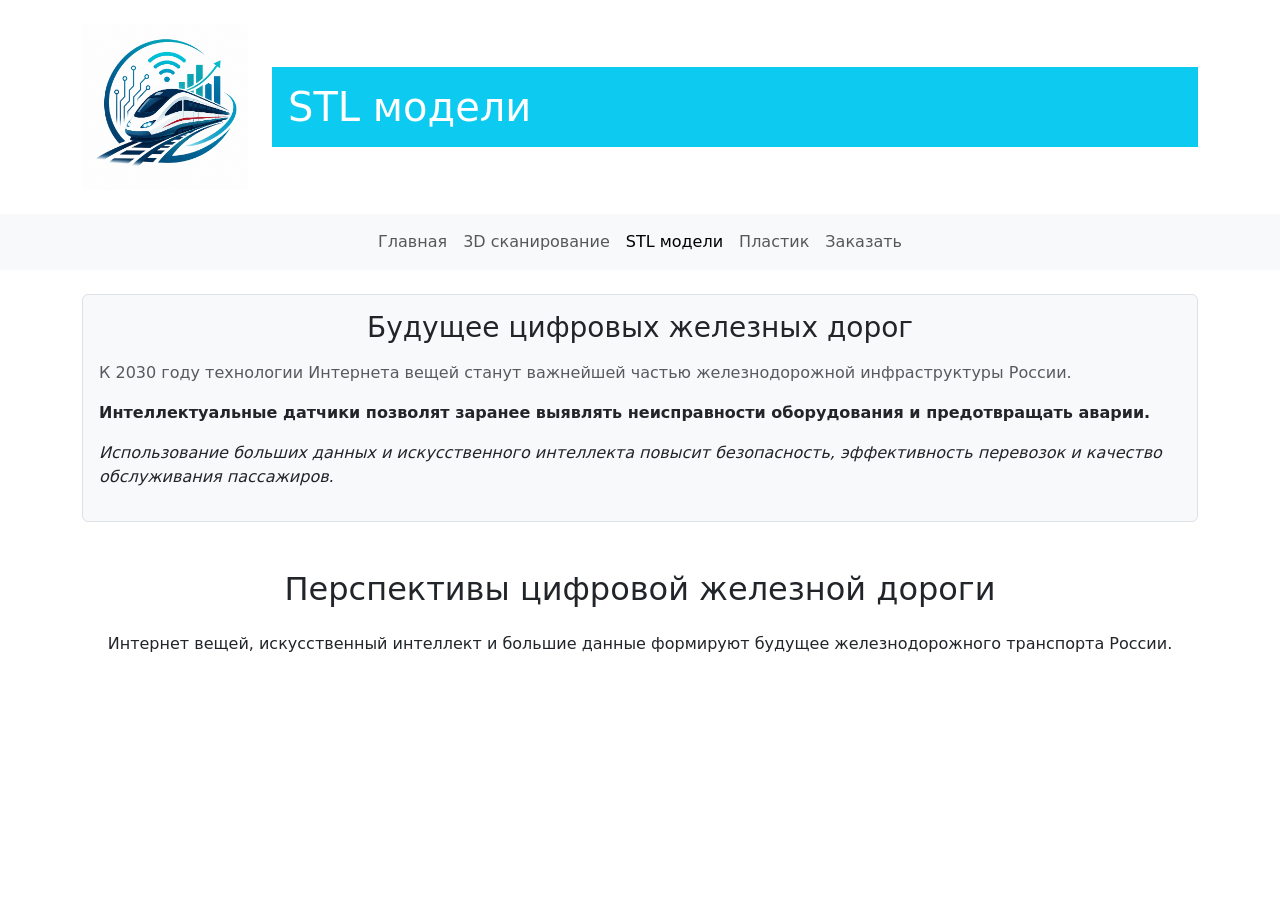
<file: stl-models.html>
<!DOCTYPE html>
<html lang="en">

<head>
    <meta charset="UTF-8">
    <meta name="viewport" content="width=device-width, initial-scale=1.0">
    <title>STL модели</title>
    <link href="https://cdn.jsdelivr.net/npm/bootstrap@5.3.8/dist/css/bootstrap.min.css" rel="stylesheet"
        integrity="sha384-sRIl4kxILFvY47J16cr9ZwB07vP4J8+LH7qKQnuqkuIAvNWLzeN8tE5YBujZqJLB" crossorigin="anonymous">
</head>

<body>
    <div class="container mt-4">
        <div class="row mt-3 align-items-center justify-content-center">
            <div class="col-lg-2 d-none d-lg-block"><img class="img-fluid" src="img/Logo/logo_3_final.png" alt=""></div>
            <div class="col-lg-10 col-md-12">
                <div class="d-flex align-items-center gap-3">
                    <h1 class="bg-info text-white p-3 fs-1 flex-grow-1 mb-0">STL модели</h1>
                </div>
            </div>
        </div>
    </div>
<nav class="navbar navbar-expand-lg navbar-light bg-light mt-4">
    <div class="container">

        <button class="navbar-toggler" type="button"
                data-bs-toggle="collapse"
                data-bs-target="#navbarNav">
            <span class="navbar-toggler-icon"></span>
        </button>

        <div class="collapse navbar-collapse justify-content-center" id="navbarNav">

            <ul class="navbar-nav">

                <li class="nav-item">
                    <a class="nav-link" href="index.html">
                        Главная
                    </a>
                </li>

                <li class="nav-item">
                    <a class="nav-link" href="3d-scanning.html">
                        3D сканирование
                    </a>
                </li>

                <li class="nav-item">
                    <a class="nav-link active" href="stl-models.html">
                        STL модели
                    </a>
                </li>

                <li class="nav-item">
                    <a class="nav-link" href="filament-materials.html">
                        Пластик
                    </a>
                </li>

                <li class="nav-item">
                    <a class="nav-link" href="order-3d-printing.html">
                        Заказать
                    </a>
                </li>

            </ul>

        </div>

    </div>
</nav>
    <div class="container mt-4">
        <div class="container-fluid px-0">
            <div class="p-3 bg-light border rounded">
                <h3 class="mb-3 text-center">
                    Будущее цифровых железных дорог
                </h3>

                <p class="text-muted">
                    К 2030 году технологии Интернета вещей станут важнейшей частью железнодорожной инфраструктуры
                    России.
                </p>

                <p class="fw-bold">
                    Интеллектуальные датчики позволят заранее выявлять неисправности оборудования и предотвращать
                    аварии.
                </p>

                <p class="fst-italic">
                    Использование больших данных и искусственного интеллекта повысит безопасность, эффективность
                    перевозок и качество обслуживания пассажиров.
                </p>
            </div>
        </div>
    </div>
    <div class="container mt-5">

        <h2 class="text-center mb-4">
            Перспективы цифровой железной дороги
        </h2>

        <p class="text-center">
            Интернет вещей, искусственный интеллект и большие данные формируют будущее
            железнодорожного транспорта России.
        </p>

          </div>
    <script src="https://cdn.jsdelivr.net/npm/bootstrap@5.3.8/dist/js/bootstrap.bundle.min.js"
        integrity="sha384-FKyoEForCGlyvwx9Hj09JcYn3nv7wiPVlz7YYwJrWVcXK/BmnVDxM+D2scQbITxI"
        crossorigin="anonymous"></script>
</body>

</html>
</file>
<file: css/style.css>
#btn-back-to-top {
            position: fixed;
            bottom: 20px;
            right: 20px;
            display: none;
            z-index: 1000;
        }
</file>
